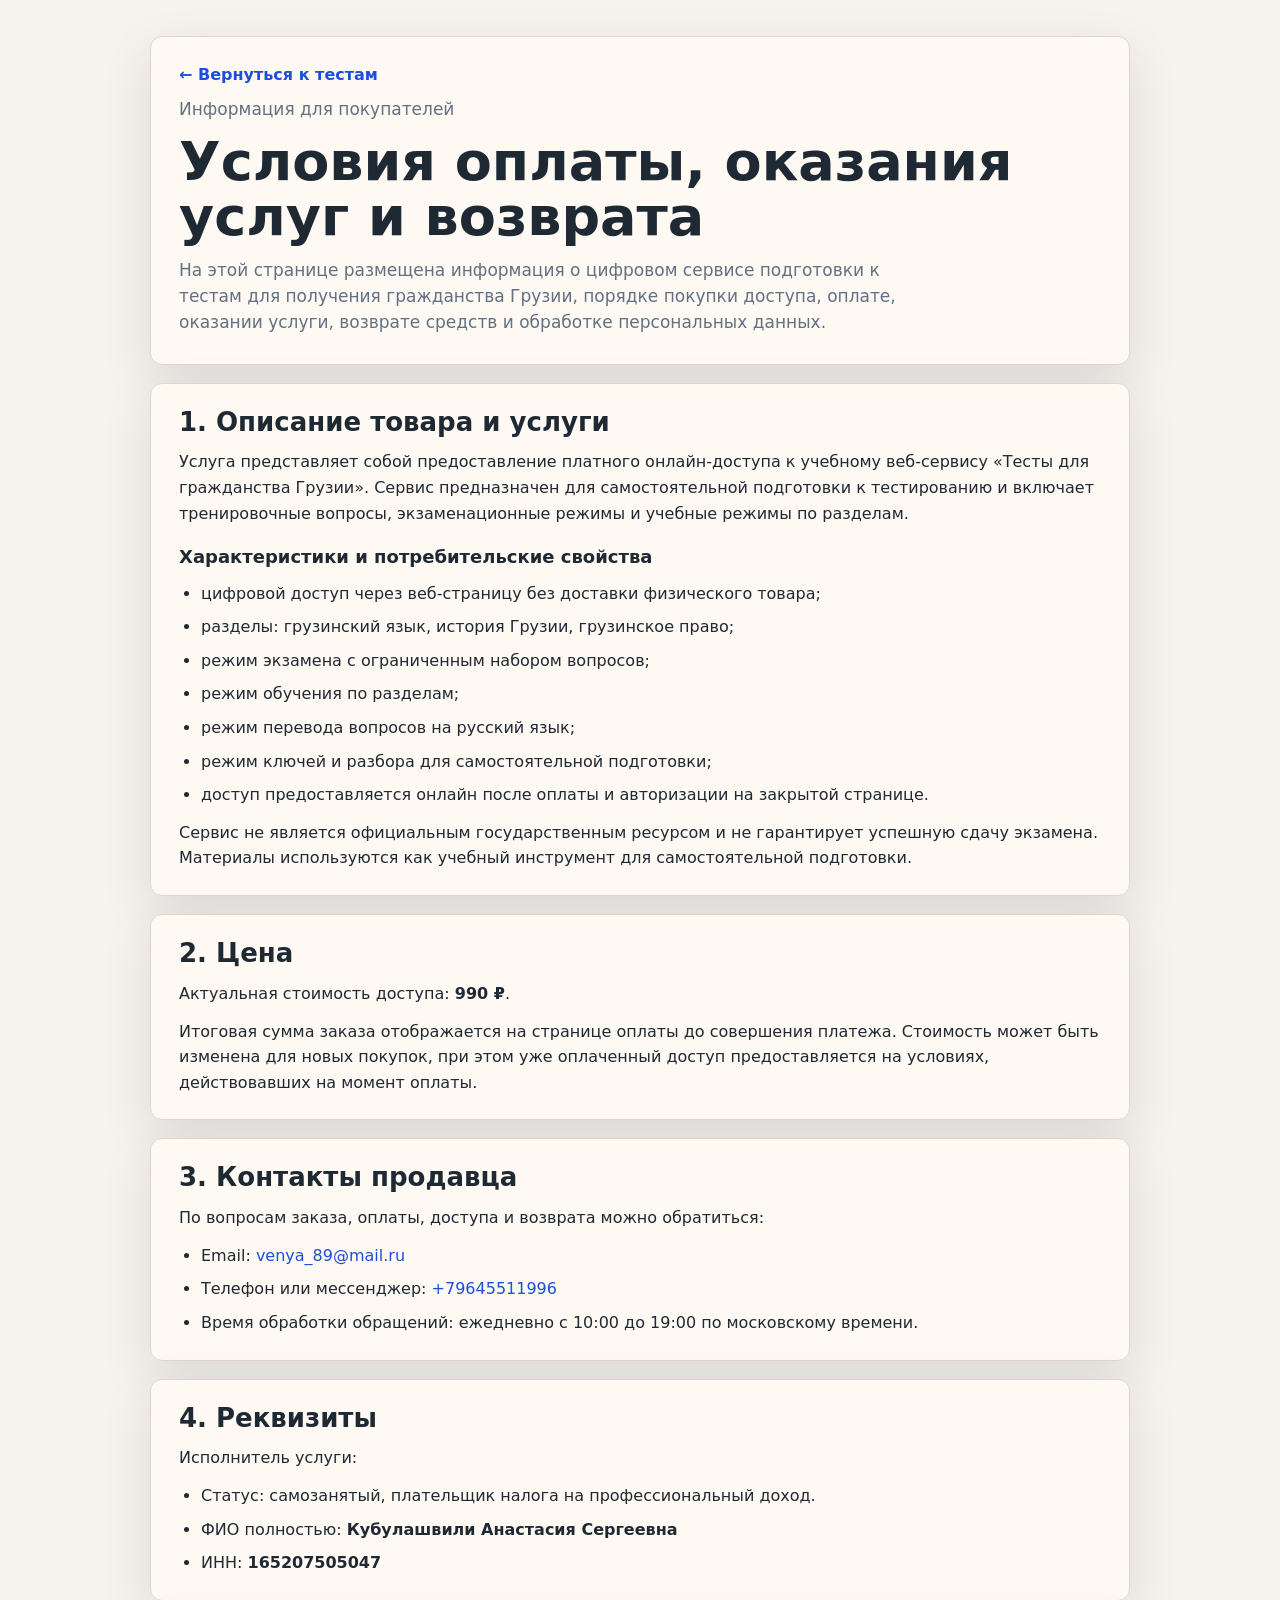
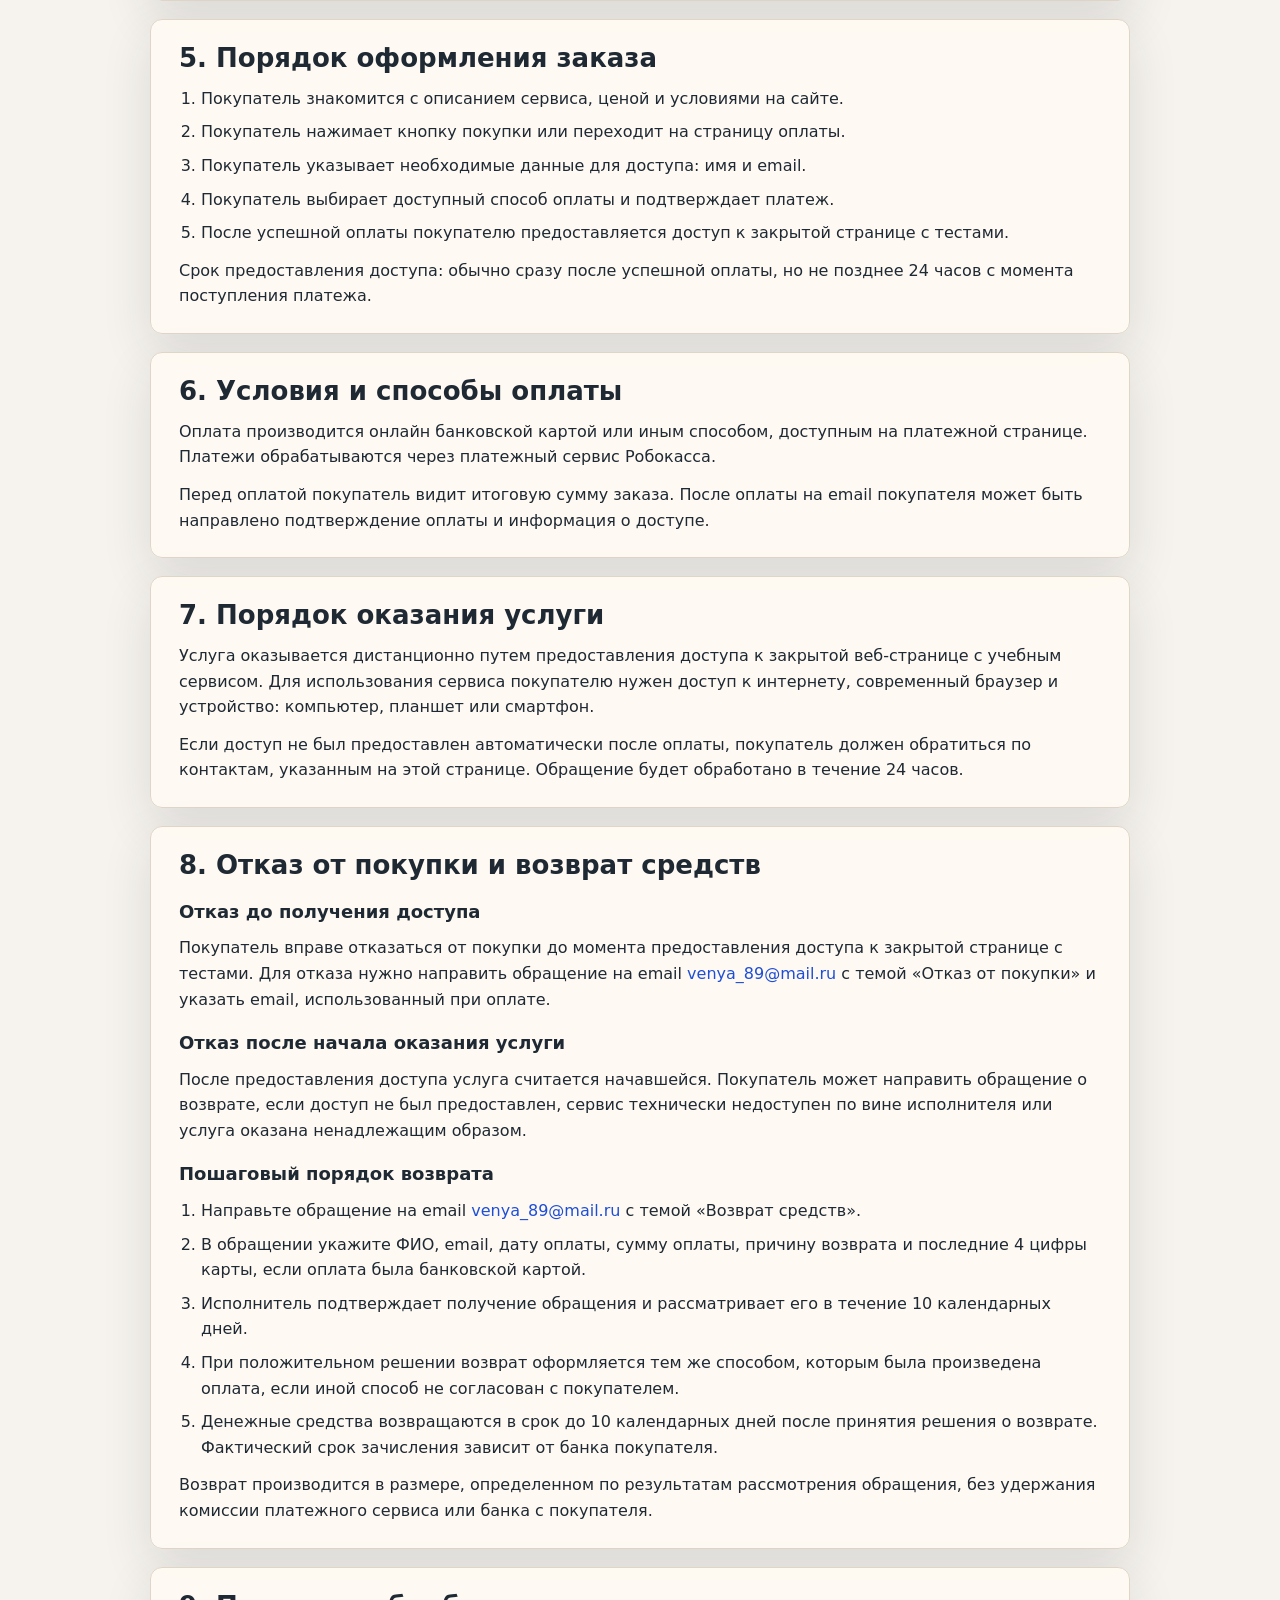
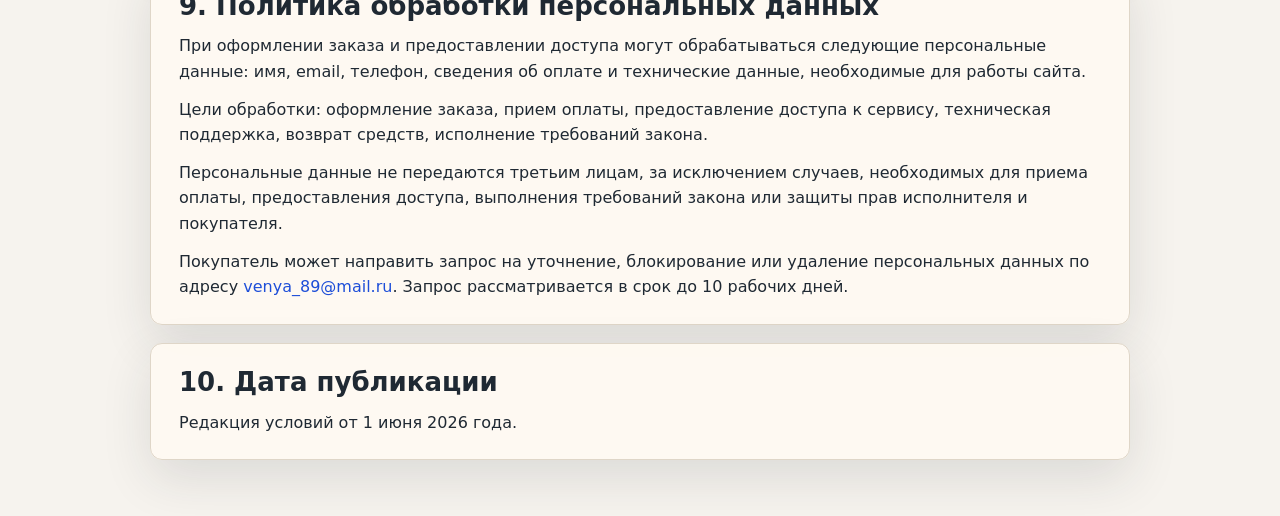
<file: docs/robokassa.html>
<!doctype html>
<html lang="ru">
  <head>
    <meta charset="utf-8">
    <meta name="viewport" content="width=device-width, initial-scale=1">
    <title>Условия оплаты и оказания услуг</title>
    <link rel="stylesheet" href="styles.css">
  </head>
  <body class="legal-page">
    <main class="legal-wrap">
      <header class="legal-hero">
        <a class="legal-back" href="./">← Вернуться к тестам</a>
        <p class="eyebrow">Информация для покупателей</p>
        <h1>Условия оплаты, оказания услуг и возврата</h1>
        <p>
          На этой странице размещена информация о цифровом сервисе подготовки к тестам
          для получения гражданства Грузии, порядке покупки доступа, оплате, оказании
          услуги, возврате средств и обработке персональных данных.
        </p>
      </header>

      <section class="legal-card">
        <h2>1. Описание товара и услуги</h2>
        <p>
          Услуга представляет собой предоставление платного онлайн-доступа к учебному
          веб-сервису «Тесты для гражданства Грузии». Сервис предназначен для
          самостоятельной подготовки к тестированию и включает тренировочные вопросы,
          экзаменационные режимы и учебные режимы по разделам.
        </p>
        <h3>Характеристики и потребительские свойства</h3>
        <ul>
          <li>цифровой доступ через веб-страницу без доставки физического товара;</li>
          <li>разделы: грузинский язык, история Грузии, грузинское право;</li>
          <li>режим экзамена с ограниченным набором вопросов;</li>
          <li>режим обучения по разделам;</li>
          <li>режим перевода вопросов на русский язык;</li>
          <li>режим ключей и разбора для самостоятельной подготовки;</li>
          <li>доступ предоставляется онлайн после оплаты и авторизации на закрытой странице.</li>
        </ul>
        <p>
          Сервис не является официальным государственным ресурсом и не гарантирует
          успешную сдачу экзамена. Материалы используются как учебный инструмент для
          самостоятельной подготовки.
        </p>
      </section>

      <section class="legal-card">
        <h2>2. Цена</h2>
        <p>
          Актуальная стоимость доступа: <strong>990 ₽</strong>.
        </p>
        <p>
          Итоговая сумма заказа отображается на странице оплаты до совершения платежа.
          Стоимость может быть изменена для новых покупок, при этом уже оплаченный
          доступ предоставляется на условиях, действовавших на момент оплаты.
        </p>
      </section>

      <section class="legal-card">
        <h2>3. Контакты продавца</h2>
        <p>По вопросам заказа, оплаты, доступа и возврата можно обратиться:</p>
        <ul>
          <li>Email: <a href="mailto:venya_89@mail.ru">venya_89@mail.ru</a></li>
          <li>Телефон или мессенджер: <a href="tel:+79645511996">+79645511996</a></li>
          <li>Время обработки обращений: ежедневно с 10:00 до 19:00 по московскому времени.</li>
        </ul>
      </section>

      <section class="legal-card">
        <h2>4. Реквизиты</h2>
        <p>Исполнитель услуги:</p>
        <ul>
          <li>Статус: самозанятый, плательщик налога на профессиональный доход.</li>
          <li>ФИО полностью: <strong>Кубулашвили Анастасия Сергеевна</strong></li>
          <li>ИНН: <strong>165207505047</strong></li>
        </ul>
      </section>

      <section class="legal-card">
        <h2>5. Порядок оформления заказа</h2>
        <ol>
          <li>Покупатель знакомится с описанием сервиса, ценой и условиями на сайте.</li>
          <li>Покупатель нажимает кнопку покупки или переходит на страницу оплаты.</li>
          <li>Покупатель указывает необходимые данные для доступа: имя и email.</li>
          <li>Покупатель выбирает доступный способ оплаты и подтверждает платеж.</li>
          <li>После успешной оплаты покупателю предоставляется доступ к закрытой странице с тестами.</li>
        </ol>
        <p>
          Срок предоставления доступа: обычно сразу после успешной оплаты, но не позднее
          24 часов с момента поступления платежа.
        </p>
      </section>

      <section class="legal-card">
        <h2>6. Условия и способы оплаты</h2>
        <p>
          Оплата производится онлайн банковской картой или иным способом, доступным на
          платежной странице. Платежи обрабатываются через платежный сервис Робокасса.
        </p>
        <p>
          Перед оплатой покупатель видит итоговую сумму заказа. После оплаты на email
          покупателя может быть направлено подтверждение оплаты и информация о доступе.
        </p>
      </section>

      <section class="legal-card">
        <h2>7. Порядок оказания услуги</h2>
        <p>
          Услуга оказывается дистанционно путем предоставления доступа к закрытой
          веб-странице с учебным сервисом. Для использования сервиса покупателю нужен
          доступ к интернету, современный браузер и устройство: компьютер, планшет или
          смартфон.
        </p>
        <p>
          Если доступ не был предоставлен автоматически после оплаты, покупатель должен
          обратиться по контактам, указанным на этой странице. Обращение будет обработано
          в течение 24 часов.
        </p>
      </section>

      <section class="legal-card">
        <h2>8. Отказ от покупки и возврат средств</h2>
        <h3>Отказ до получения доступа</h3>
        <p>
          Покупатель вправе отказаться от покупки до момента предоставления доступа к
          закрытой странице с тестами. Для отказа нужно направить обращение на email
          <a href="mailto:venya_89@mail.ru">venya_89@mail.ru</a> с темой «Отказ от покупки»
          и указать email, использованный при оплате.
        </p>

        <h3>Отказ после начала оказания услуги</h3>
        <p>
          После предоставления доступа услуга считается начавшейся. Покупатель может
          направить обращение о возврате, если доступ не был предоставлен, сервис
          технически недоступен по вине исполнителя или услуга оказана ненадлежащим
          образом.
        </p>

        <h3>Пошаговый порядок возврата</h3>
        <ol>
          <li>
            Направьте обращение на email <a href="mailto:venya_89@mail.ru">venya_89@mail.ru</a>
            с темой «Возврат средств».
          </li>
          <li>
            В обращении укажите ФИО, email, дату оплаты, сумму оплаты, причину возврата
            и последние 4 цифры карты, если оплата была банковской картой.
          </li>
          <li>
            Исполнитель подтверждает получение обращения и рассматривает его в течение
            10 календарных дней.
          </li>
          <li>
            При положительном решении возврат оформляется тем же способом, которым была
            произведена оплата, если иной способ не согласован с покупателем.
          </li>
          <li>
            Денежные средства возвращаются в срок до 10 календарных дней после принятия
            решения о возврате. Фактический срок зачисления зависит от банка покупателя.
          </li>
        </ol>
        <p>
          Возврат производится в размере, определенном по результатам рассмотрения
          обращения, без удержания комиссии платежного сервиса или банка с покупателя.
        </p>
      </section>

      <section class="legal-card">
        <h2>9. Политика обработки персональных данных</h2>
        <p>
          При оформлении заказа и предоставлении доступа могут обрабатываться следующие
          персональные данные: имя, email, телефон, сведения об оплате и технические
          данные, необходимые для работы сайта.
        </p>
        <p>
          Цели обработки: оформление заказа, прием оплаты, предоставление доступа к
          сервису, техническая поддержка, возврат средств, исполнение требований закона.
        </p>
        <p>
          Персональные данные не передаются третьим лицам, за исключением случаев,
          необходимых для приема оплаты, предоставления доступа, выполнения требований
          закона или защиты прав исполнителя и покупателя.
        </p>
        <p>
          Покупатель может направить запрос на уточнение, блокирование или удаление
          персональных данных по адресу <a href="mailto:venya_89@mail.ru">venya_89@mail.ru</a>.
          Запрос рассматривается в срок до 10 рабочих дней.
        </p>
      </section>

      <section class="legal-card">
        <h2>10. Дата публикации</h2>
        <p>Редакция условий от 1 июня 2026 года.</p>
      </section>
    </main>
  </body>
</html>
</file>
<file: docs/styles.css>
:root {
  color-scheme: light;
  --bg: #f6f3ee;
  --panel: #fffaf3;
  --ink: #1f2933;
  --muted: #637083;
  --line: #dfd6c8;
  --blue: #2563eb;
  --blue-dark: #1d4ed8;
  --green: #147d64;
  --red: #b42318;
  --amber: #a16207;
  --shadow: 0 18px 50px rgba(31, 41, 51, 0.12);
}

* {
  box-sizing: border-box;
}

body {
  margin: 0;
  min-height: 100vh;
  background:
    linear-gradient(135deg, rgba(37, 99, 235, 0.08), transparent 36%),
    linear-gradient(315deg, rgba(20, 125, 100, 0.1), transparent 34%),
    var(--bg);
  color: var(--ink);
  font-family: Inter, ui-sans-serif, system-ui, -apple-system, BlinkMacSystemFont, "Segoe UI", sans-serif;
}

body.embedded {
  min-height: auto;
  background: transparent;
}

button {
  border: 0;
  border-radius: 8px;
  cursor: pointer;
  font: inherit;
  font-weight: 700;
}

button:disabled {
  cursor: not-allowed;
  opacity: 0.45;
}

.app {
  display: grid;
  grid-template-columns: minmax(280px, 340px) minmax(0, 1fr);
  gap: 24px;
  min-height: 100vh;
  padding: 24px;
}

body.embedded .app {
  min-height: auto;
  padding: 0;
}

.is-hidden {
  display: none !important;
}

.home-screen {
  display: grid;
  gap: 28px;
  align-content: center;
  width: min(1120px, calc(100% - 32px));
  min-height: 100vh;
  margin: 0 auto;
  padding: 44px 0;
}

body.embedded .home-screen {
  min-height: auto;
  width: 100%;
  padding: 0;
}

.home-hero {
  display: grid;
  gap: 12px;
}

.home-hero h1 {
  max-width: 820px;
  font-size: clamp(38px, 6vw, 76px);
  line-height: 0.98;
}

.home-copy {
  max-width: 680px;
  color: var(--muted);
  font-size: 18px;
  line-height: 1.55;
}

.subject-grid {
  display: grid;
  grid-template-columns: repeat(3, minmax(0, 1fr));
  gap: 16px;
}

.subject-card {
  display: grid;
  grid-template-columns: 58px 1fr;
  gap: 16px;
  align-items: center;
  min-height: 150px;
  border: 1px solid var(--line);
  border-radius: 12px;
  background: rgba(255, 250, 243, 0.9);
  box-shadow: var(--shadow);
  color: var(--ink);
  padding: 22px;
  text-align: left;
}

.subject-card.available:hover {
  border-color: var(--blue);
  transform: translateY(-1px);
}

.subject-card:disabled {
  cursor: default;
  opacity: 0.68;
}

.subject-mark {
  display: grid;
  place-items: center;
  width: 58px;
  height: 58px;
  border-radius: 10px;
  background: #1f2933;
  color: #fffaf3;
  font-size: 30px;
  font-weight: 900;
}

.subject-card strong {
  display: block;
  font-size: 22px;
  line-height: 1.15;
}

.subject-card small {
  display: block;
  margin-top: 8px;
  color: var(--muted);
  font-size: 14px;
  line-height: 1.3;
}

.home-legal {
  display: flex;
  justify-content: center;
}

.home-legal a,
.legal-back,
.legal-card a {
  color: var(--blue-dark);
  text-decoration: none;
}

.home-legal a:hover,
.legal-back:hover,
.legal-card a:hover {
  text-decoration: underline;
}

.legal-page {
  background: var(--bg);
}

.legal-wrap {
  display: grid;
  gap: 18px;
  width: min(980px, calc(100% - 32px));
  margin: 0 auto;
  padding: 36px 0 56px;
}

.legal-hero,
.legal-card {
  border: 1px solid var(--line);
  border-radius: 12px;
  background: rgba(255, 250, 243, 0.94);
  box-shadow: var(--shadow);
}

.legal-hero {
  display: grid;
  gap: 12px;
  padding: 28px;
}

.legal-hero h1 {
  max-width: 840px;
  font-size: clamp(30px, 5vw, 54px);
  line-height: 1.02;
}

.legal-hero p {
  max-width: 760px;
  color: var(--muted);
  font-size: 17px;
  line-height: 1.55;
}

.legal-back {
  width: max-content;
  font-weight: 800;
}

.legal-card {
  display: grid;
  gap: 12px;
  padding: 24px 28px;
}

.legal-card h2 {
  margin: 0;
  font-size: 26px;
  line-height: 1.15;
}

.legal-card h3 {
  margin: 8px 0 0;
  font-size: 18px;
  line-height: 1.25;
}

.legal-card p,
.legal-card li {
  font-size: 16px;
  line-height: 1.6;
}

.legal-card ul,
.legal-card ol {
  display: grid;
  gap: 8px;
  margin: 0;
  padding-left: 22px;
}

.sidebar,
.workspace {
  border: 1px solid var(--line);
  background: rgba(255, 250, 243, 0.88);
  box-shadow: var(--shadow);
}

.sidebar {
  display: flex;
  flex-direction: column;
  gap: 22px;
  border-radius: 12px;
  padding: 20px;
}

.brand {
  display: grid;
  grid-template-columns: 52px 1fr;
  gap: 14px;
  align-items: center;
}

.brand-mark {
  display: grid;
  place-items: center;
  width: 52px;
  height: 52px;
  border-radius: 10px;
  background: #1f2933;
  color: #fffaf3;
  font-size: 31px;
  font-weight: 800;
}

h1,
h2,
p {
  margin: 0;
}

h1 {
  font-size: 21px;
  line-height: 1.15;
}

.brand p,
.eyebrow {
  color: var(--muted);
  font-size: 14px;
}

.actions {
  display: grid;
  grid-template-columns: 1fr 1fr;
  gap: 10px;
}

.primary,
.secondary {
  min-height: 42px;
  padding: 10px 14px;
}

.primary {
  background: var(--blue);
  color: white;
}

.primary:hover {
  background: var(--blue-dark);
}

.primary.active,
.secondary.active {
  border-color: var(--blue);
  background: var(--blue);
  color: white;
}

.secondary {
  border: 1px solid var(--line);
  background: white;
  color: var(--ink);
}

.secondary:hover {
  border-color: #b7aa99;
}

.wide {
  width: 100%;
}

.sections {
  display: none;
  gap: 8px;
  overflow: auto;
  padding-right: 2px;
}

.sections.visible {
  display: grid;
}

.section-button {
  display: grid;
  grid-template-columns: 36px 1fr auto;
  gap: 10px;
  align-items: center;
  width: 100%;
  min-height: 48px;
  border: 1px solid var(--line);
  background: white;
  color: var(--ink);
  padding: 8px 10px;
  text-align: left;
}

.section-button:hover,
.section-button.active {
  border-color: var(--blue);
}

.section-number {
  display: grid;
  place-items: center;
  width: 30px;
  height: 30px;
  border-radius: 6px;
  background: #eef4ff;
  color: var(--blue-dark);
  font-weight: 800;
}

.section-name {
  min-width: 0;
  font-size: 14px;
  line-height: 1.2;
}

.section-count {
  color: var(--muted);
  font-size: 13px;
}

.workspace {
  display: grid;
  grid-template-rows: auto auto minmax(0, 1fr) auto;
  gap: 18px;
  border-radius: 14px;
  padding: 24px;
}

.topline {
  display: flex;
  justify-content: space-between;
  gap: 16px;
  align-items: start;
}

h2 {
  margin-top: 4px;
  font-size: clamp(24px, 3vw, 42px);
  line-height: 1.05;
}

.score {
  min-width: 92px;
  border: 1px solid var(--line);
  border-radius: 8px;
  background: white;
  padding: 10px 12px;
  text-align: center;
  font-weight: 800;
}

.progress {
  height: 8px;
  overflow: hidden;
  border-radius: 999px;
  background: #eadfce;
}

#progress-bar {
  width: 0%;
  height: 100%;
  background: linear-gradient(90deg, var(--green), var(--blue));
  transition: width 180ms ease;
}

.study-tools {
  display: flex;
  flex-wrap: wrap;
  gap: 8px;
  align-items: center;
}

.tool-button {
  min-height: 36px;
  border: 1px solid var(--line);
  background: white;
  color: var(--ink);
  padding: 8px 12px;
}

.tool-button.active {
  border-color: var(--blue);
  background: var(--blue);
  color: white;
}

.question-panel {
  min-height: 420px;
  border: 1px solid var(--line);
  border-radius: 12px;
  background: white;
  padding: 24px;
  overflow: auto;
}

.empty-state {
  display: grid;
  place-items: center;
  align-content: center;
  gap: 22px;
  min-height: 360px;
  color: var(--muted);
  text-align: center;
}

.georgian-strip {
  display: grid;
  grid-template-columns: repeat(4, 64px);
  gap: 10px;
}

.georgian-strip span {
  display: grid;
  place-items: center;
  width: 64px;
  height: 64px;
  border: 1px solid var(--line);
  border-radius: 8px;
  color: var(--blue-dark);
  font-size: 34px;
  font-weight: 900;
}

.question-meta {
  display: flex;
  flex-wrap: wrap;
  gap: 8px;
  align-items: center;
  color: var(--muted);
  font-size: 14px;
}

.pill {
  border-radius: 999px;
  background: #eef4ff;
  color: var(--blue-dark);
  padding: 6px 10px;
  font-weight: 800;
}

.question-text {
  margin-top: 18px;
  font-size: 24px;
  line-height: 1.35;
  font-weight: 800;
}

.hint,
.feedback,
.translation-box,
.key-box {
  margin-top: 16px;
  border-radius: 8px;
  padding: 12px 14px;
  line-height: 1.45;
}

.hint {
  border: 1px solid #f2d08c;
  background: #fff8e8;
  color: #684708;
}

.translation-box {
  display: grid;
  gap: 8px;
  border: 1px solid #b8c7ee;
  background: #f3f7ff;
  color: #253858;
}

.key-box {
  display: grid;
  gap: 8px;
  border: 1px solid #a9dbc9;
  background: #ecfdf6;
  color: #155b4c;
}

.feedback.correct {
  border: 1px solid #a9dbc9;
  background: #ecfdf6;
  color: var(--green);
}

.feedback.wrong {
  border: 1px solid #f3b4ad;
  background: #fff1ef;
  color: var(--red);
}

.answers {
  display: grid;
  gap: 12px;
  margin-top: 22px;
}

.answer {
  display: grid;
  grid-template-columns: 42px 1fr;
  gap: 12px;
  align-items: center;
  width: 100%;
  min-height: 58px;
  border: 1px solid var(--line);
  background: white;
  color: var(--ink);
  padding: 10px 14px;
  text-align: left;
}

.answer:hover {
  border-color: var(--blue);
}

.answer-letter {
  display: grid;
  place-items: center;
  width: 38px;
  height: 38px;
  border-radius: 6px;
  background: #f4f0e8;
  color: var(--ink);
  font-size: 20px;
}

.answer-translation {
  display: block;
  margin-top: 4px;
  color: var(--muted);
  font-size: 14px;
  line-height: 1.3;
}

.answer.correct {
  border-color: var(--green);
  background: #f2fff9;
}

.answer.wrong {
  border-color: var(--red);
  background: #fff4f2;
}

.summary {
  display: grid;
  gap: 16px;
}

.summary-score {
  font-size: 52px;
  line-height: 1;
  font-weight: 900;
}

.mistakes {
  display: grid;
  gap: 10px;
}

.mistake {
  border: 1px solid var(--line);
  border-radius: 8px;
  padding: 12px;
}

.footer {
  display: flex;
  justify-content: flex-end;
  gap: 10px;
}

@media (max-width: 860px) {
  .home-screen {
    min-height: auto;
    padding: 24px 0;
  }

  .subject-grid {
    grid-template-columns: 1fr;
  }

  .subject-card {
    min-height: 116px;
  }

  .app {
    grid-template-columns: 1fr;
    padding: 12px;
  }

  .workspace,
  .sidebar {
    padding: 16px;
  }

  .topline {
    display: grid;
  }

  .score {
    width: max-content;
  }

  .question-panel {
    min-height: 360px;
    padding: 16px;
  }

  .question-text {
    font-size: 20px;
  }

  .georgian-strip {
    grid-template-columns: repeat(4, 48px);
  }

  .georgian-strip span {
    width: 48px;
    height: 48px;
  }
}
</file>
